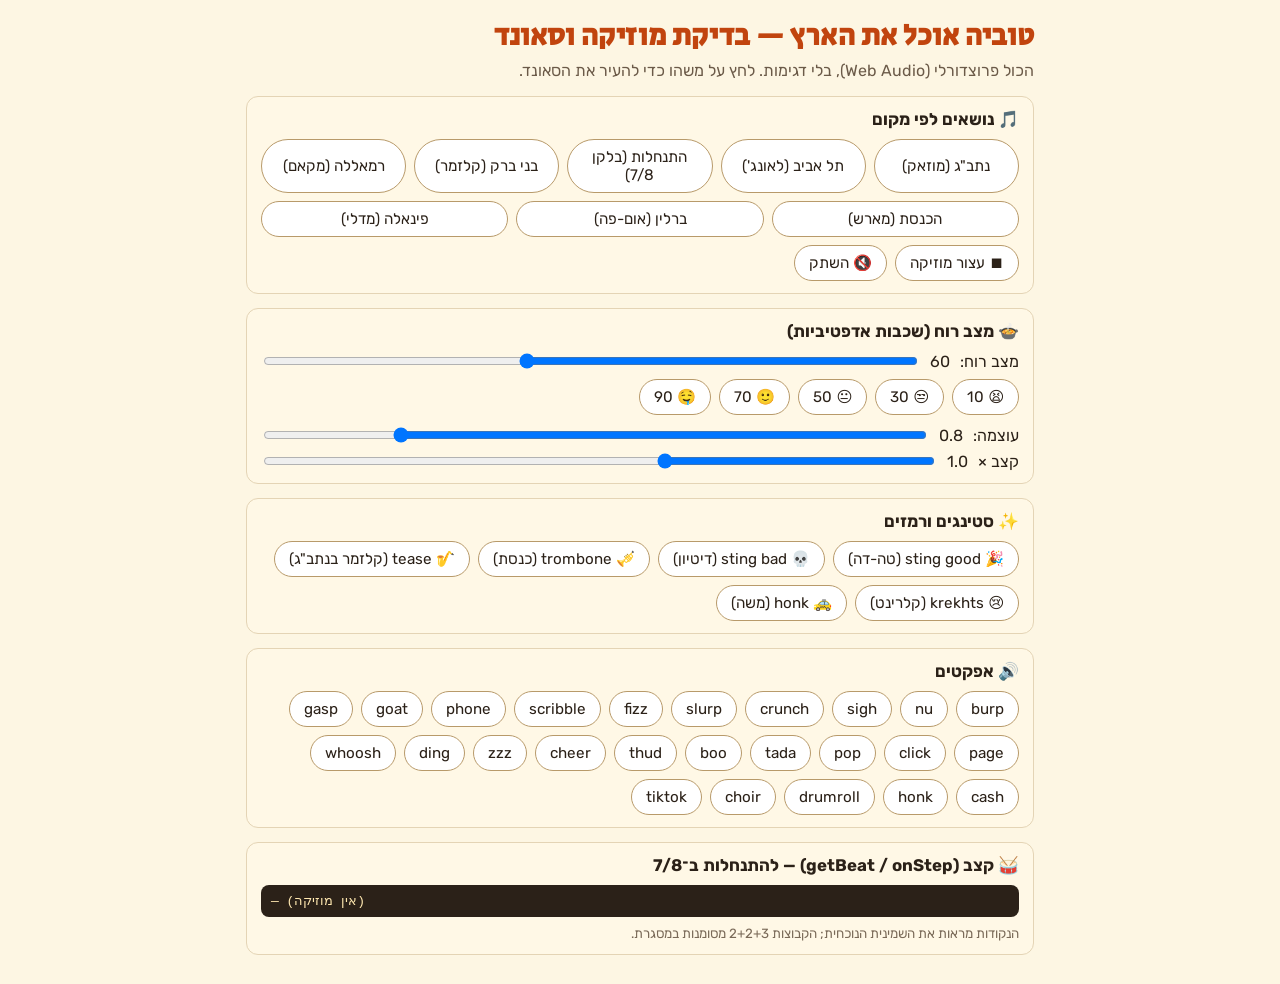
<file: preview/audio.html>
<!doctype html>
<html lang="he" dir="rtl">
<head>
<meta charset="utf-8">
<meta name="viewport" content="width=device-width, initial-scale=1">
<title>טוביה — בדיקת סאונד</title>
<link href="https://fonts.googleapis.com/css2?family=Rubik:wght@400;700&family=Secular+One&display=swap" rel="stylesheet">
<style>
  :root { --bg: #fdf6e3; --ink: #2b2118; --accent: #c1440e; --card: #fff8e6; --line: #e4d4b5; }
  * { box-sizing: border-box; }
  body { margin: 0; padding: 16px; font-family: Rubik, system-ui, sans-serif; background: var(--bg); color: var(--ink); max-width: 820px; margin-inline: auto; }
  h1 { font-family: 'Secular One', Rubik, sans-serif; color: var(--accent); margin: 0 0 4px; font-size: 1.8rem; }
  p.sub { margin: 0 0 16px; color: #6b5a48; }
  section { background: var(--card); border: 1px solid var(--line); border-radius: 12px; padding: 12px 14px; margin-bottom: 14px; }
  h2 { font-size: 1.05rem; margin: 0 0 10px; }
  .row { display: flex; flex-wrap: wrap; gap: 8px; }
  button { font: inherit; font-size: 0.95rem; padding: 8px 14px; border-radius: 999px; border: 1px solid #b89a6a; background: #fff; color: var(--ink); cursor: pointer; }
  button:hover { background: #fff1cf; }
  button.active { background: var(--accent); color: #fff; border-color: var(--accent); }
  button.wide { flex: 1 1 140px; }
  label { display: flex; align-items: center; gap: 10px; }
  input[type=range] { flex: 1; }
  #beat { font-family: monospace; direction: ltr; text-align: left; background: #2b2118; color: #ffe8b0; padding: 8px 10px; border-radius: 8px; min-height: 2.4em; white-space: pre; }
  .dots { display: flex; gap: 6px; direction: ltr; margin-top: 6px; }
  .dot { width: 18px; height: 18px; border-radius: 50%; background: #d8c8a8; transition: background 60ms; }
  .dot.on { background: var(--accent); }
  .dot.group { box-shadow: inset 0 0 0 2px #8a6b3a; }
  small { color: #7a6a58; }
</style>
</head>
<body>
<h1>טוביה אוכל את הארץ — בדיקת מוזיקה וסאונד</h1>
<p class="sub">הכול פרוצדורלי (Web Audio), בלי דגימות. לחץ על משהו כדי להעיר את הסאונד.</p>

<section>
  <h2>🎵 נושאים לפי מקום</h2>
  <div class="row" id="themes"></div>
  <div class="row" style="margin-top:8px">
    <button id="stop">⏹ עצור מוזיקה</button>
    <button id="mute">🔇 השתק</button>
  </div>
</section>

<section>
  <h2>🍲 מצב רוח (שכבות אדפטיביות)</h2>
  <label>מצב רוח: <bdi id="moodVal">60</bdi> <input id="mood" type="range" min="0" max="100" value="60"></label>
  <div class="row" style="margin-top:8px">
    <button data-mood="10">😫 10</button>
    <button data-mood="30">😒 30</button>
    <button data-mood="50">😐 50</button>
    <button data-mood="70">🙂 70</button>
    <button data-mood="90">🤤 90</button>
  </div>
  <label style="margin-top:10px">עוצמה: <bdi id="volVal">0.8</bdi> <input id="vol" type="range" min="0" max="1" step="0.05" value="0.8"></label>
  <label style="margin-top:6px">קצב ×<bdi id="tempoVal">1.0</bdi> <input id="tempo" type="range" min="0.6" max="1.6" step="0.05" value="1"></label>
</section>

<section>
  <h2>✨ סטינגים ורמזים</h2>
  <div class="row">
    <button id="stingGood">🎉 sting good (טה-דה)</button>
    <button id="stingBad">💀 sting bad (דיטיון)</button>
    <button data-cue="trombone">🎺 trombone (כנסת)</button>
    <button data-cue="tease">🎷 tease (קלזמר בנתב"ג)</button>
    <button data-cue="krekhts">😢 krekhts (קלרינט)</button>
    <button data-cue="honk">🚕 honk (משה)</button>
  </div>
</section>

<section>
  <h2>🔊 אפקטים</h2>
  <div class="row" id="sfx"></div>
</section>

<section>
  <h2>🥁 קצב (getBeat / onStep) — להתנחלות ב־7/8</h2>
  <div id="beat">—</div>
  <div class="dots" id="dots"></div>
  <small>הנקודות מראות את השמינית הנוכחית; הקבוצות 2+2+3 מסומנות במסגרת.</small>
</section>

<script type="module">
  import { createAudio } from '../js/audio.js';
  const audio = createAudio({ basePath: '../audio/' });
  window.audio = audio; // for tests / console poking

  const HE = {
    airport: 'נתב"ג (מוזאק)', telaviv: 'תל אביב (לאונג\')', settlement: 'התנחלות (בלקן 7/8)', bneibrak: 'בני ברק (קלזמר)',
    ramallah: 'רמאללה (מקאם)', knesset: 'הכנסת (מארש)', berlin: 'ברלין (אום-פה)', finale: 'פינאלה (מדלי)',
  };
  const themesEl = document.getElementById('themes');
  for (const loc of audio.LOCATIONS) {
    const b = document.createElement('button');
    b.className = 'wide'; b.dataset.theme = loc; b.textContent = HE[loc] || loc;
    b.onclick = () => { audio.playMusic(loc); mark(loc); };
    themesEl.appendChild(b);
  }
  function mark(loc) { themesEl.querySelectorAll('button').forEach((x) => x.classList.toggle('active', x.dataset.theme === loc)); }
  document.getElementById('stop').onclick = () => { audio.stopMusic(); mark(null); };
  const muteBtn = document.getElementById('mute');
  muteBtn.onclick = () => { audio.setMuted(!audio.isMuted()); muteBtn.textContent = audio.isMuted() ? '🔊 בטל השתקה' : '🔇 השתק'; muteBtn.classList.toggle('active', audio.isMuted()); };

  const mood = document.getElementById('mood'), moodVal = document.getElementById('moodVal');
  mood.oninput = () => { moodVal.textContent = mood.value; audio.setMood(+mood.value); };
  document.querySelectorAll('[data-mood]').forEach((b) => b.onclick = () => { mood.value = b.dataset.mood; mood.oninput(); });
  const vol = document.getElementById('vol'), volVal = document.getElementById('volVal');
  vol.oninput = () => { volVal.textContent = vol.value; audio.setVolume(+vol.value); };
  const tempo = document.getElementById('tempo'), tempoVal = document.getElementById('tempoVal');
  tempo.oninput = () => { tempoVal.textContent = (+tempo.value).toFixed(2); audio.setTempoScale(+tempo.value); };

  document.getElementById('stingGood').onclick = () => audio.sting('good');
  document.getElementById('stingBad').onclick = () => audio.sting('bad');
  document.querySelectorAll('[data-cue]').forEach((b) => b.onclick = () => audio.cue(b.dataset.cue));

  const sfxEl = document.getElementById('sfx');
  for (const name of audio.SFX_NAMES) {
    const b = document.createElement('button');
    b.dataset.sfx = name; b.innerHTML = `<bdi>${name}</bdi>`;
    b.onclick = () => audio.playSfx(name);
    sfxEl.appendChild(b);
  }

  // Beat display: polled from getBeat() so it follows the audio clock, not the scheduler.
  const beatEl = document.getElementById('beat'), dotsEl = document.getElementById('dots');
  let dots = [], dotsFor = null;
  function frame() {
    const b = audio.getBeat();
    if (b.playing) {
      beatEl.textContent = `${b.location}  bar ${b.bar}  step ${b.step}/${b.stepsPerBar}  beat ${b.beat + 1}/${b.beatsPerBar}` +
        `  bpm ${b.bpm.toFixed(1)}  next ${(b.timeToNextStep * 1000).toFixed(0)}ms` + (b.groups ? `  groups ${b.groups.join('+')}` : '');
      const key = b.location + b.beatsPerBar;
      if (dotsFor !== key) {
        dotsFor = key; dotsEl.innerHTML = ''; dots = [];
        let g = 0, acc = b.groups ? b.groups[0] : 1e9;
        for (let i = 0; i < b.beatsPerBar; i++) {
          const d = document.createElement('div'); d.className = 'dot';
          if (b.groups && i === acc - b.groups[g]) d.classList.add('group');
          if (b.groups && i === acc - 1) { g++; acc += b.groups[g] || 0; }
          dotsEl.appendChild(d); dots.push(d);
        }
      }
      dots.forEach((d, i) => d.classList.toggle('on', i === b.beat));
    } else { beatEl.textContent = '— (אין מוזיקה)'; }
    requestAnimationFrame(frame);
  }
  frame();
</script>
</body>
</html>
</file>
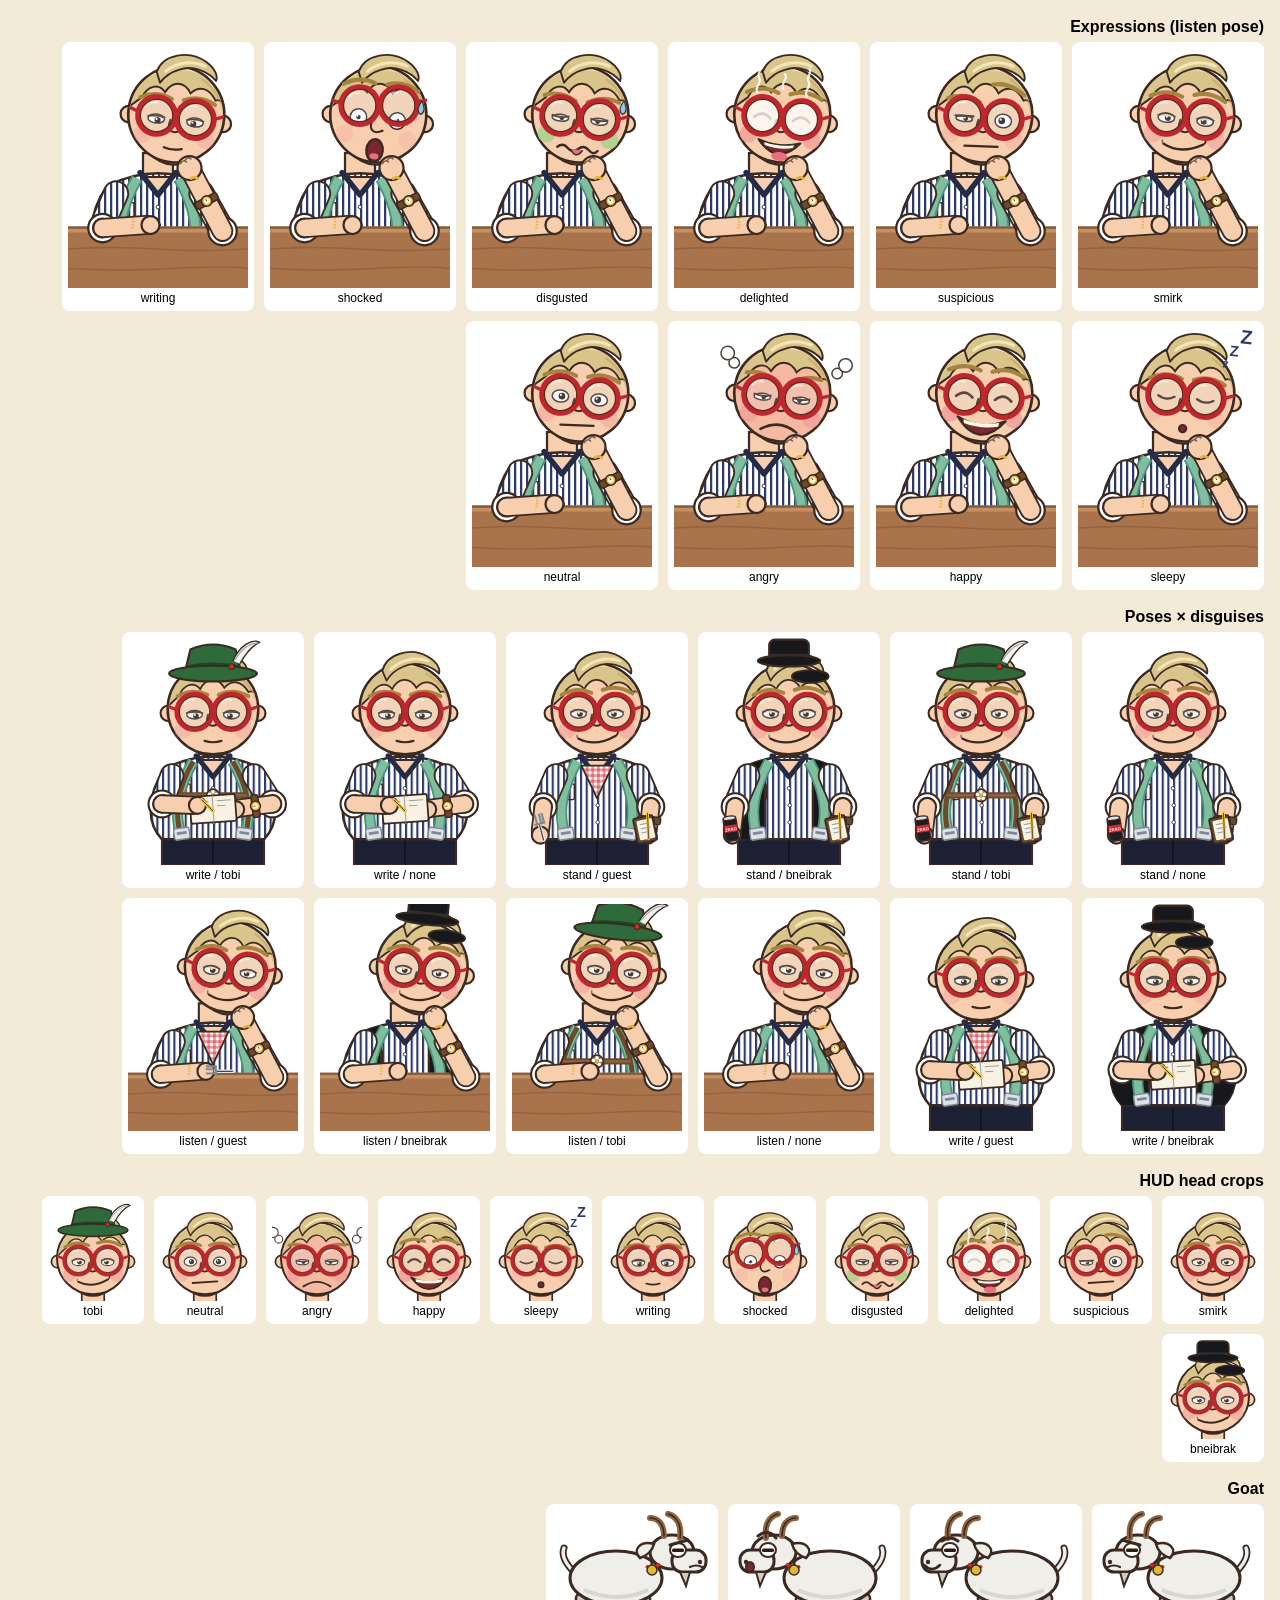
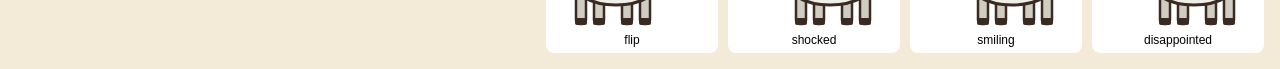
<file: preview/tuvia.html>
<!doctype html>
<html lang="he" dir="rtl">
<head>
<meta charset="utf-8">
<title>Tuvia art preview</title>
<style>
  body { font-family: sans-serif; background: #f3ead8; margin: 16px; }
  h2 { margin: 18px 0 6px; font-size: 16px; }
  .row { display: flex; flex-wrap: wrap; gap: 10px; }
  .cell { background: #fff; border-radius: 8px; padding: 6px; text-align: center; font-size: 12px; }
</style>
</head>
<body>
<h2>Expressions (listen pose)</h2><div class="row" id="expr"></div>
<h2>Poses × disguises</h2><div class="row" id="poses"></div>
<h2>HUD head crops</h2><div class="row" id="heads"></div>
<h2>Goat</h2><div class="row" id="goat"></div>
<script type="module">
import { tuviaSVG, goatSVG, TUVIA_CSS } from '../js/art/tuvia.js';
const st = document.createElement('style'); st.textContent = TUVIA_CSS; document.head.appendChild(st);
const cell = (svg, label) => `<div class="cell">${svg}<div>${label}</div></div>`;
const E = ['smirk','suspicious','delighted','disgusted','shocked','writing','sleepy','happy','angry','neutral'];
document.getElementById('expr').innerHTML = E.map(e => cell(tuviaSVG({ expression: e, size: 180 }), e)).join('');
let p = '';
for (const pose of ['stand','write','listen']) for (const d of ['none','tobi','bneibrak','guest'])
  p += cell(tuviaSVG({ pose, disguise: d, size: 170, expression: pose === 'write' ? 'writing' : 'smirk' }), pose + ' / ' + d);
document.getElementById('poses').innerHTML = p;
document.getElementById('heads').innerHTML = E.map(e => cell(tuviaSVG({ expression: e, crop: 'head', size: 90 }), e)).join('') + ['tobi','bneibrak'].map(d => cell(tuviaSVG({ disguise: d, crop: 'head', size: 90 }), d)).join('');
document.getElementById('goat').innerHTML = ['disappointed','smiling','shocked'].map(m => cell(goatSVG({ mood: m, size: 160 }), m)).join('') + cell(goatSVG({ flip: true, size: 160 }), 'flip');
</script>
</body>
</html>
</file>
